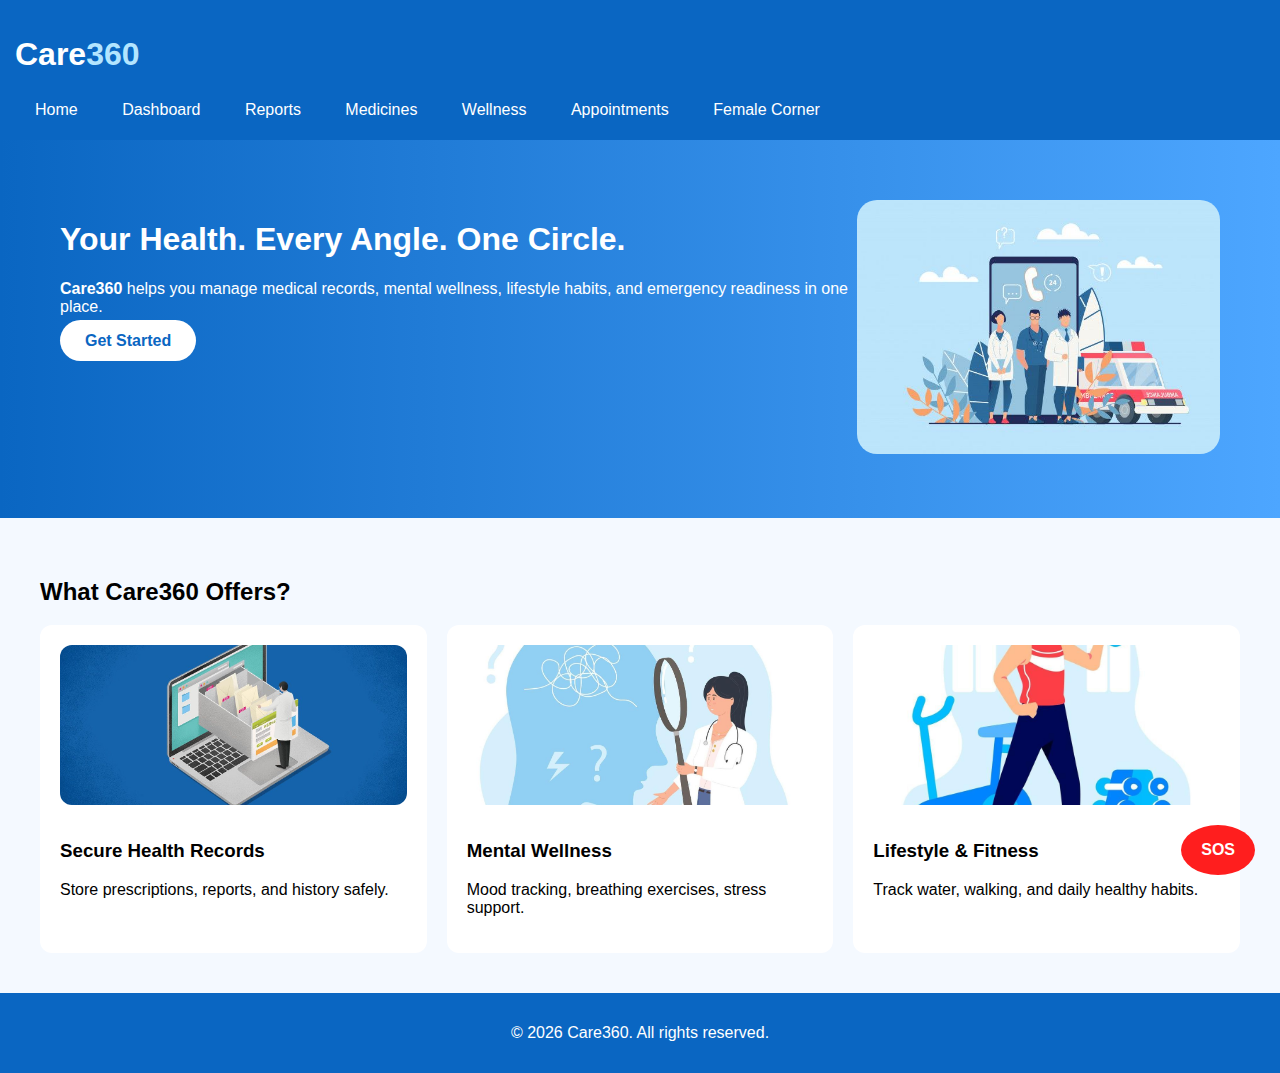
<file: index.html>
<!DOCTYPE html>
<html lang="en">
<head>
  <meta charset="UTF-8">
  <title>Care360</title>
  <link rel="stylesheet" href="css/style.css">
</head>
<!-- EMERGENCY SOS BUTTON -->
<div class="sos-btn" onclick="openSOS()">SOS</div>

<!-- SOS MODAL -->
<div id="sosModal" class="sos-modal">
  <div class="sos-content">
    <h2>🚨 Emergency SOS</h2>
    <p>Choose an action immediately</p>

    <a href="tel:112" class="sos-action call">📞 Call Emergency (112)</a>

    <button class="sos-action location" onclick="shareLocation()">
      📍 Share Location
    </button>

    <button class="sos-action guide" onclick="showGuide()">
      🩺 Emergency Guide
    </button>

    <button class="sos-cancel" onclick="closeSOS()">Cancel</button>
  </div>
</div>

<body>

<header class="navbar">
  <h1 class="logo">Care<span>360</span></h1>
  <nav>
    <a href="index.html">Home</a>
    <a href="dashboard.html">Dashboard</a>
    <a href="reports.html">Reports</a> 
    <a href="medicine.html">Medicines</a>
    <a href="wellness.html">Wellness</a>
    <a href="appointments.html">Appointments</a>
    <a href="female-corner.html">Female Corner</a>


  </nav>
</header>

<section class="hero">
  <div class="hero-text">
    <h1>Your Health. Every Angle. One Circle.</h1>
    <p>
      <b>Care360</b>  helps you manage medical records, mental wellness,
      lifestyle habits, and emergency readiness in one place.
    </p>
    <a href="dashboard.html" class="btn">Get Started</a>
  </div>

  <div class="hero-image">
    <img src="images/hero-doctor.jpg" alt="Healthcare">
  </div>
</section>

<section class="features">
  <h2>What Care360 Offers?</h2>

  <div class="feature-grid">
    <div class="card">
      <img src="images/records.jpg">
      <h3>Secure Health Records</h3>
      <p>Store prescriptions, reports, and history safely.</p>
    </div>

    <div class="card">
      <img src="images/mental-health.jpg">
      <h3>Mental Wellness</h3>
      <p>Mood tracking, breathing exercises, stress support.</p>
    </div>

    <div class="card">
      <img src="images/fitness.jpg">
      <h3>Lifestyle & Fitness</h3>
      <p>Track water, walking, and daily healthy habits.</p>
    </div>
  </div>
</section>

<footer>
  <p>© 2026 Care360. All rights reserved.</p>
</footer>

</body>
</html>
</file>
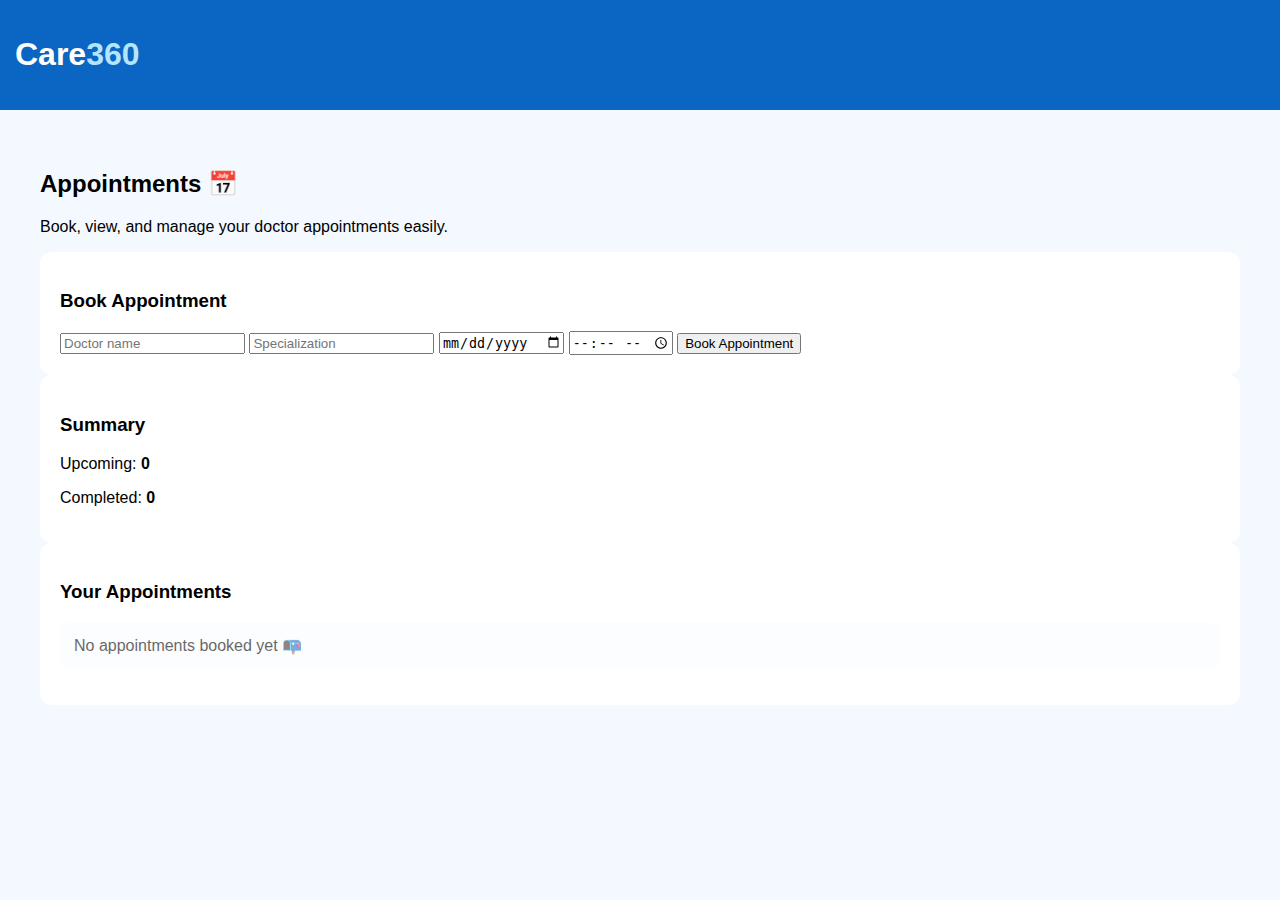
<file: appointments.html>
<!DOCTYPE html>
<html lang="en">
<head>
  <meta charset="UTF-8">
  <title>Appointments | Care360</title>
  <link rel="stylesheet" href="css/style.css">
</head>
<body>

<header class="navbar">
  <h1 class="logo">Care<span>360</span></h1>
</header>

<section class="features">

  <h2>Appointments 📅</h2>
  <p>Book, view, and manage your doctor appointments easily.</p>

  <!-- BOOK APPOINTMENT -->
  <div class="card">
    <h3>Book Appointment</h3>

    <input id="doctorName" type="text" placeholder="Doctor name">
    <input id="doctorType" type="text" placeholder="Specialization">
    <input id="appointmentDate" type="date">
    <input id="appointmentTime" type="time">

    <button onclick="addAppointment()">Book Appointment</button>
  </div>

  <!-- SUMMARY -->
  <div class="card">
    <h3>Summary</h3>
    <p>Upcoming: <b id="upcomingCount">0</b></p>
    <p>Completed: <b id="completedCount">0</b></p>
  </div>

  <!-- APPOINTMENT LIST -->
  <div class="card">
    <h3>Your Appointments</h3>

    <ul id="appointmentList" class="appointment-list">
      <li class="empty">No appointments booked yet 📭</li>
    </ul>
  </div>

</section>

<script src="js/app.js"></script>
</body>
</html>
</file>
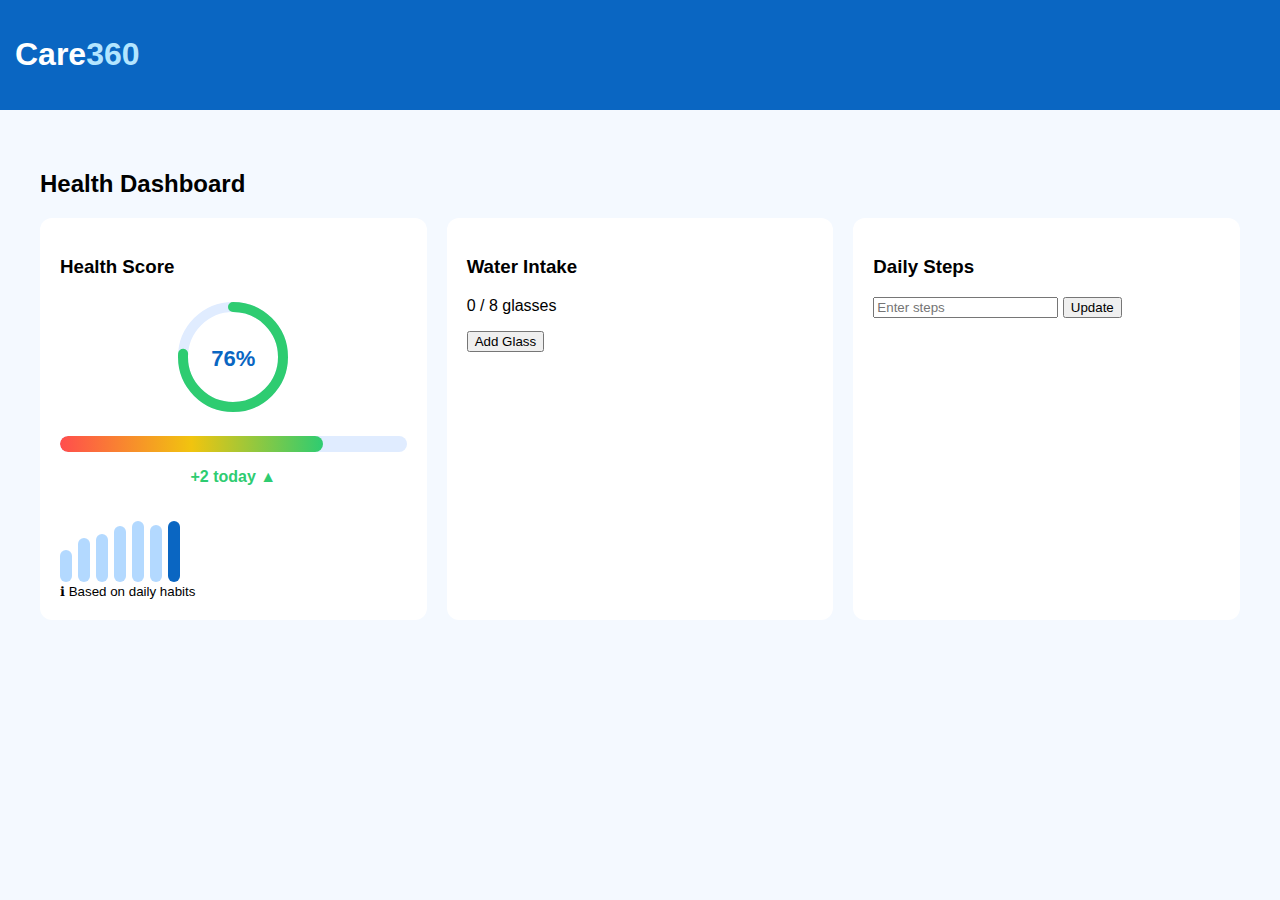
<file: dashboard.html>
<!DOCTYPE html>
<html>
<head>
  <title>Dashboard | Care360</title>
  <link rel="stylesheet" href="css/style.css">
</head>
<body>

<header class="navbar">
  <h1 class="logo">Care<span>360</span></h1>
</header>

<section class="features">
  <h2>Health Dashboard</h2>

  <div class="feature-grid">
     <div class="card slide-in">
  <h3>Health Score</h3>

  <!-- Circular Ring -->
  <div class="score-ring">
    <svg width="120" height="120">
      <circle cx="60" cy="60" r="50" class="ring-bg"/>
      <circle cx="60" cy="60" r="50" class="ring-fill"
              stroke-dasharray="314"
              stroke-dashoffset="314"
              id="ringFill"/>
    </svg>
    <div class="score-center">
      <span id="scoreValue">0</span>%
    </div>
  </div>

  <!-- Bar -->
  <div class="health-score-bar">
    <div class="health-score-fill" id="healthScoreFill"></div>
  </div>

  <p class="score-change">+2 today ▲</p>

  <!-- Weekly Chart -->
  <div class="weekly-chart">
    <div class="day" style="height:40%"></div>
    <div class="day" style="height:55%"></div>
    <div class="day" style="height:60%"></div>
    <div class="day" style="height:70%"></div>
    <div class="day" style="height:76%"></div>
    <div class="day" style="height:72%"></div>
    <div class="day active" style="height:76%"></div>
  </div>

  <small title="Calculated from activity, water, wellness & habits">
    ℹ Based on daily habits
  </small>
    </div>

    <div class="card">
      <h3>Water Intake</h3>
      <p id="water">0 / 8 glasses</p>
      <button onclick="addWater()">Add Glass</button>
    </div>

    <div class="card">
      <h3>Daily Steps</h3>
      <input id="stepsInput" type="number" placeholder="Enter steps">
      <button onclick="saveSteps()">Update</button>
      <p id="stepsResult"></p>
    </div>
  </div>
</section>

<script src="js/app.js"></script>
</body>
</html>
</file>
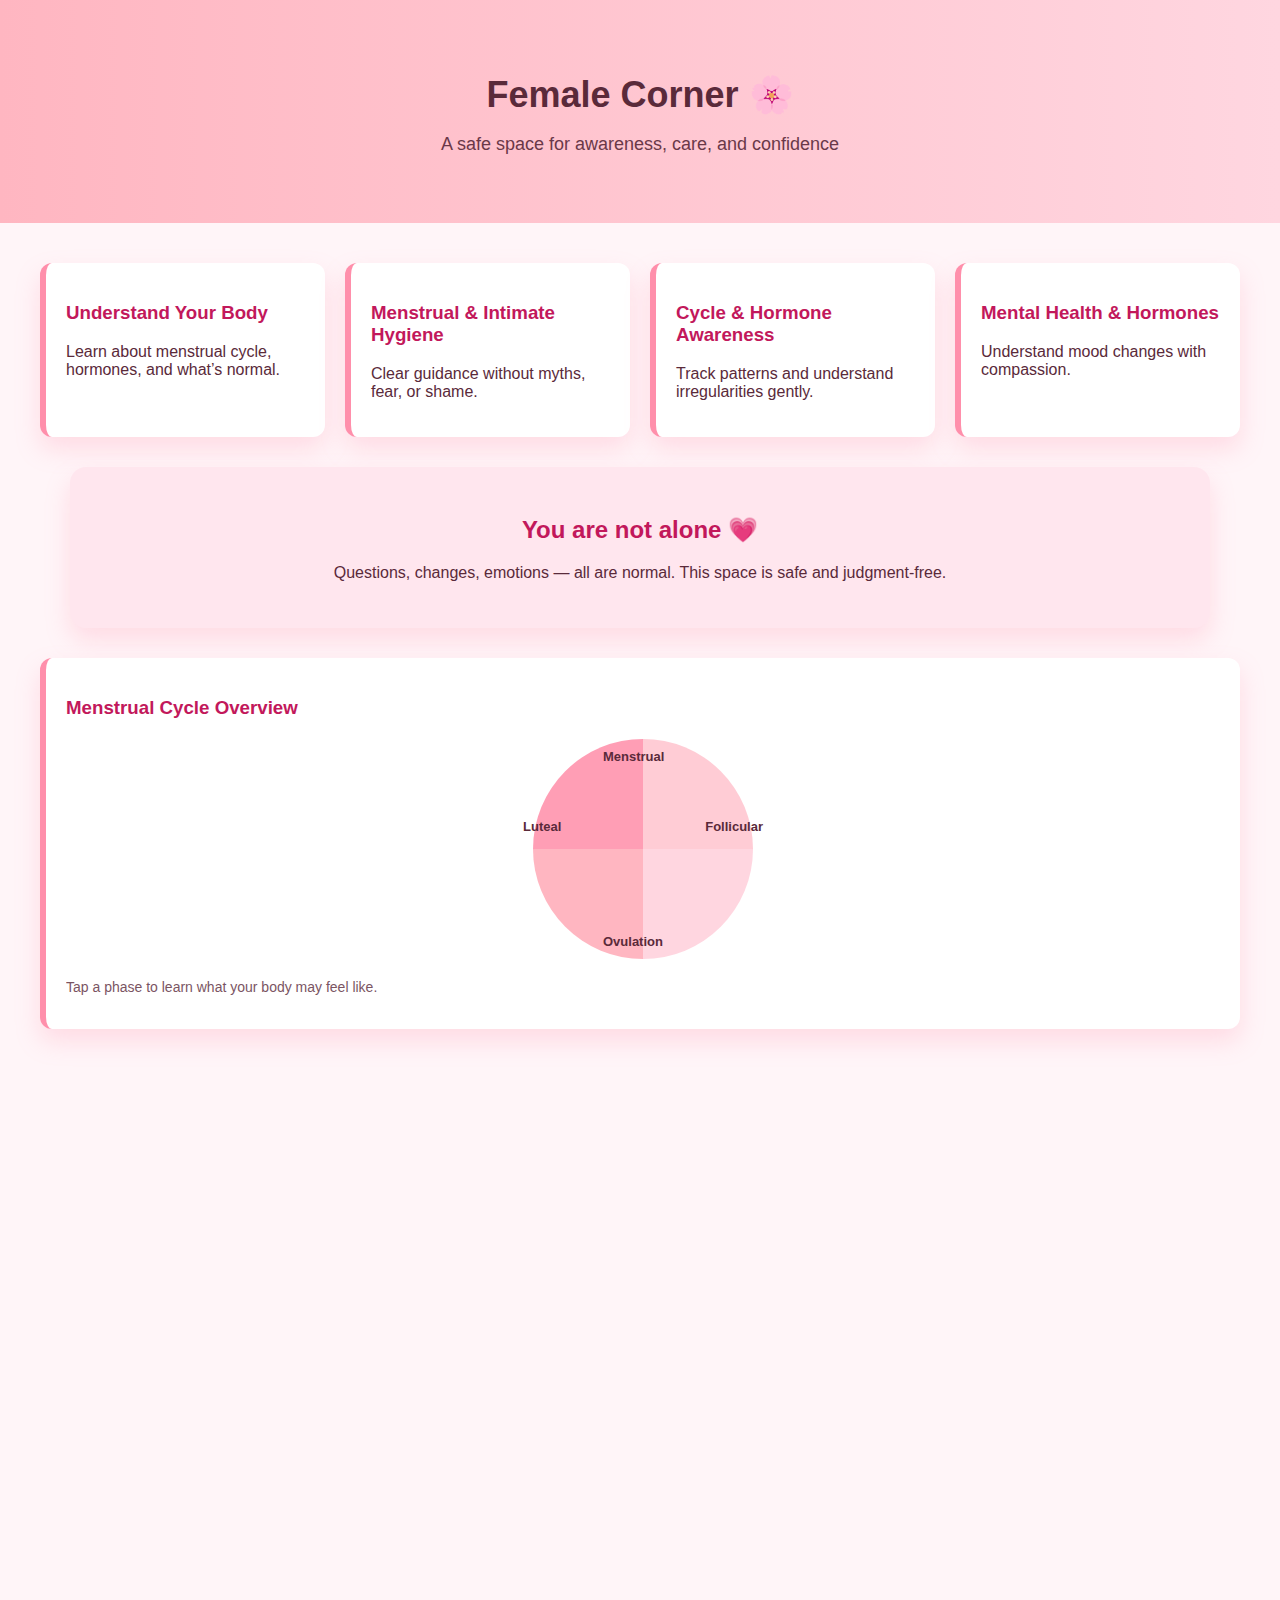
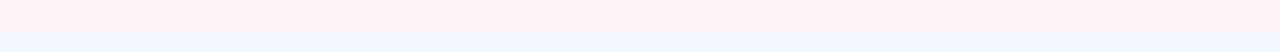
<file: female-corner.html>
<!DOCTYPE html>
<html lang="en">
<head>
  <meta charset="UTF-8">
  <title>Female Corner | Care360</title>
  <link rel="stylesheet" href="css/style.css">
</head>
<body>

<div class="female-corner">

  <!-- Header -->
  <header class="fc-header">
    <h1>Female Corner 🌸</h1>
    <p>A safe space for awareness, care, and confidence</p>
  </header>

  <!-- Sections -->
  <section class="features">
    <div class="feature-grid">

      <div class="card slide-in">
        <h3>Understand Your Body</h3>
        <p>Learn about menstrual cycle, hormones, and what’s normal.</p>
      </div>

      <div class="card slide-in">
        <h3>Menstrual & Intimate Hygiene</h3>
        <p>Clear guidance without myths, fear, or shame.</p>
      </div>

      <div class="card slide-in">
        <h3>Cycle & Hormone Awareness</h3>
        <p>Track patterns and understand irregularities gently.</p>
      </div>

      <div class="card slide-in">
        <h3>Mental Health & Hormones</h3>
        <p>Understand mood changes with compassion.</p>
      </div>

    </div>
    <div class="fc-reassurance slide-in">
  <h2>You are not alone 💗</h2>
  <p>Questions, changes, emotions — all are normal. This space is safe and judgment-free.</p>
</div>
<div class="card slide-in">
  <h3>Menstrual Cycle Overview</h3>

  <div class="cycle-wheel">
    <div class="phase menstrual">Menstrual</div>
    <div class="phase follicular">Follicular</div>
    <div class="phase ovulation">Ovulation</div>
    <div class="phase luteal">Luteal</div>
  </div>

  <p class="fc-note">Tap a phase to learn what your body may feel like.</p>
</div>
<div class="card slide-in">
  <h3>Hormone Timeline (Month View)</h3>

  <div class="hormone-timeline">
    <div class="hormone estrogen">Estrogen ↑</div>
    <div class="hormone progesterone">Progesterone ↑</div>
    <div class="hormone low">Low Hormone Phase</div>
  </div>

  <p class="fc-note">Hormones influence energy, mood, and focus.</p>
</div>
<div class="card slide-in">
  <h3>Today’s Care Tip 🌷</h3>
  <p id="femaleTip"></p>
</div>
<div class="card slide-in">
  <h3>Ask Freely (Anonymous)</h3>
  <textarea id="anonQuestion" placeholder="Ask anything. No names. No judgment."></textarea>
  <button onclick="submitAnonymousQuestion()">Submit</button>
  <p id="anonStatus"></p>
</div>

  </section>

</div>

<script src="js/app.js"></script>
</body>
</html>
</file>
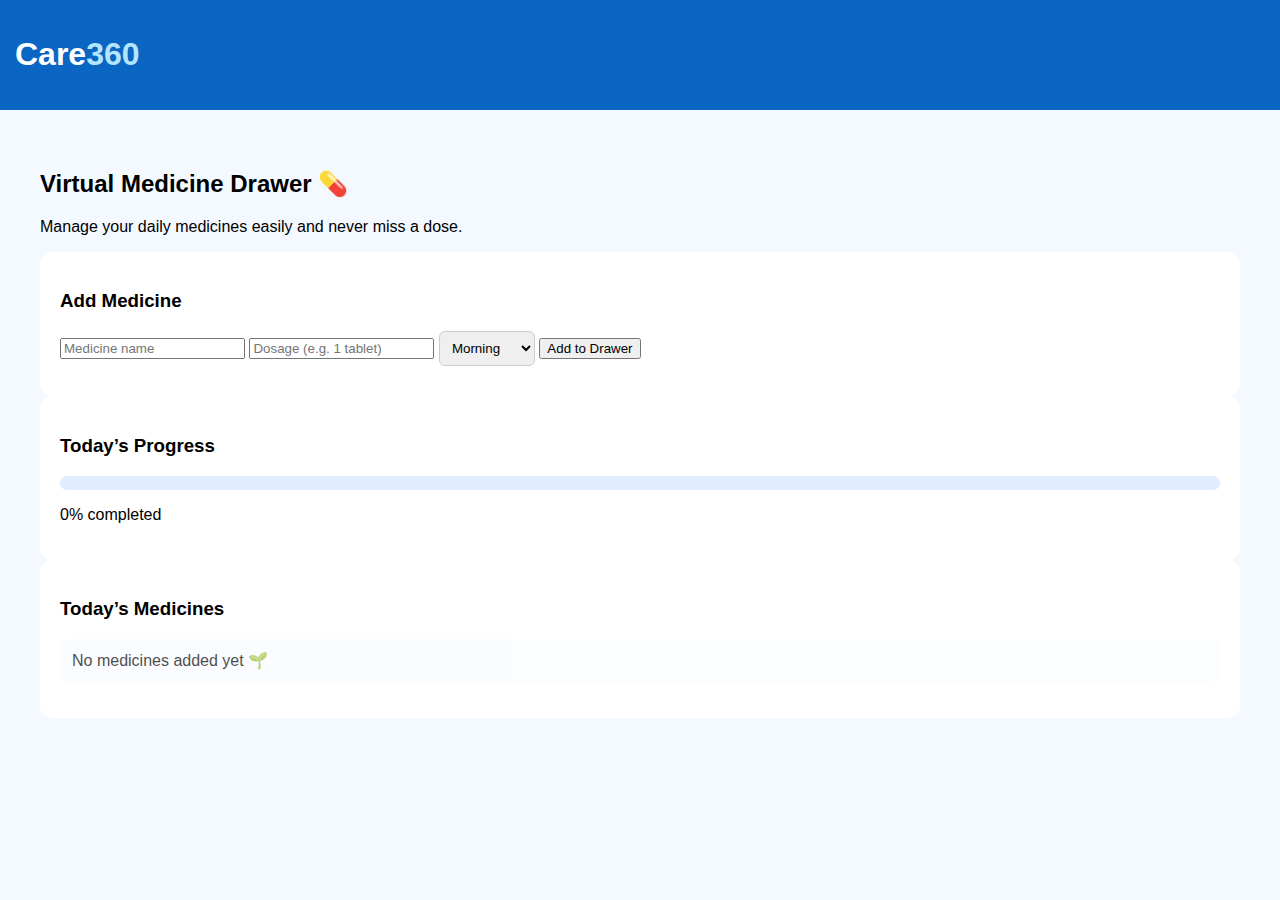
<file: medicine.html>
<!DOCTYPE html>
<html>
<head>
  <title>Medicines | Care360</title>
  <link rel="stylesheet" href="css/style.css">
</head>
<body>

<header class="navbar">
  <h1 class="logo">Care<span>360</span></h1>
</header>

<section class="features">
  <h2>Virtual Medicine Drawer 💊</h2>
  <p>Manage your daily medicines easily and never miss a dose.</p>

  <!-- Add Medicine -->
  <div class="card slide-in">
    <h3>Add Medicine</h3>

    <input id="medName" placeholder="Medicine name">
    <input id="medDose" placeholder="Dosage (e.g. 1 tablet)">
    <select id="medTime">
      <option>Morning</option>
      <option>Afternoon</option>
      <option>Night</option>
    </select>

    <button onclick="addMedicine()">Add to Drawer</button>
  </div>

  <!-- Progress -->
  <div class="card slide-in">
    <h3>Today’s Progress</h3>
    <div class="med-progress-bar">
      <div class="med-progress-fill" id="medProgressFill"></div>
    </div>
    <p id="medProgressText">0% completed</p>
  </div>

  <!-- Medicine List -->
  <div class="card slide-in">
    <h3>Today’s Medicines</h3>
    <ul id="medicineList" class="medicine-list">
      <li class="empty">No medicines added yet 🌱</li>
    </ul>
  </div>
</section>

<script src="js/app.js"></script>
</body>
</html>
</file>
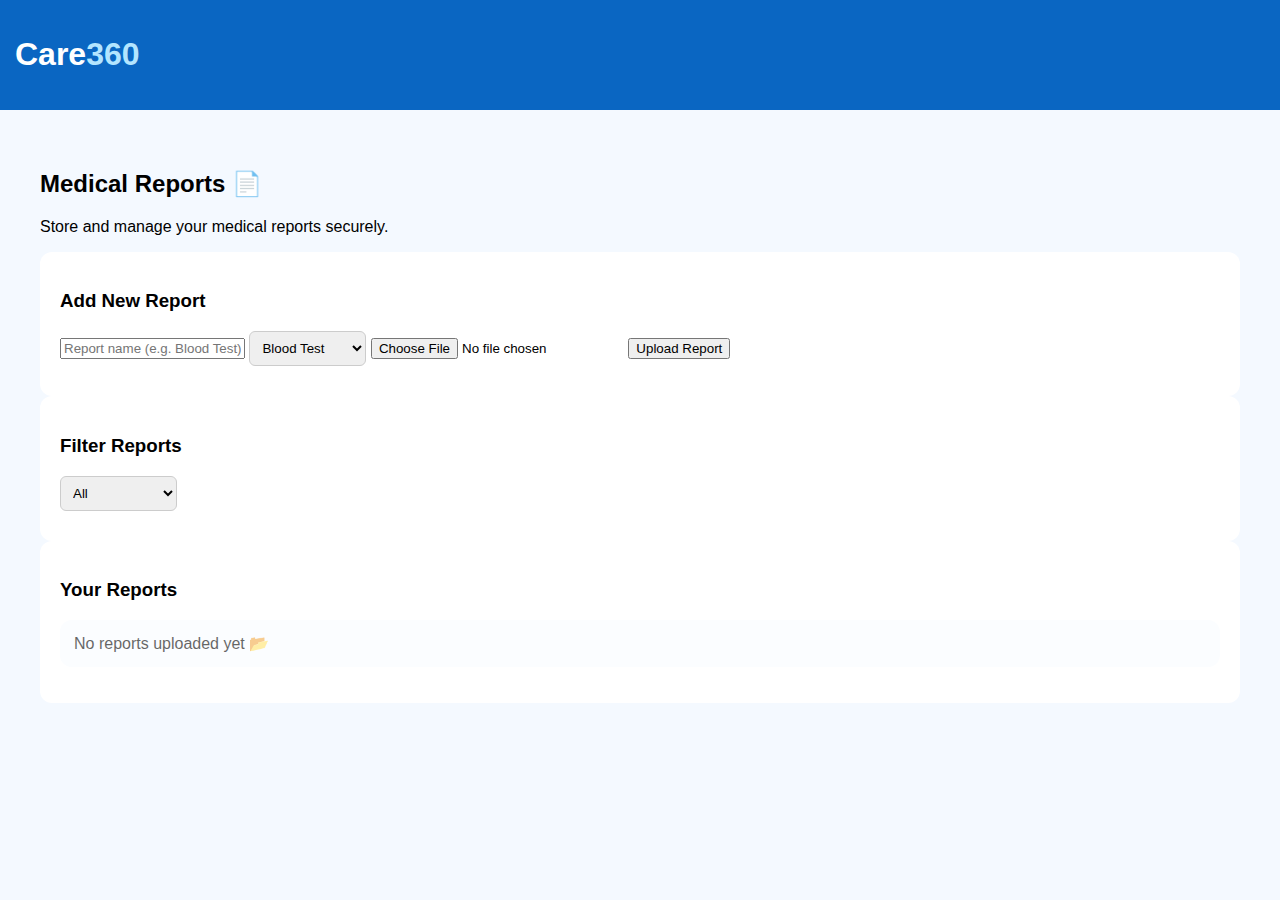
<file: reports.html>
<!DOCTYPE html>
<html lang="en">
<head>
  <meta charset="UTF-8">
  <title>Reports | Care360</title>
  <link rel="stylesheet" href="css/style.css">
</head>
<body>

<header class="navbar">
  <h1 class="logo">Care<span>360</span></h1>
</header>

<section class="features">

  <h2>Medical Reports 📄</h2>
  <p>Store and manage your medical reports securely.</p>

  <!-- ADD REPORT -->
  <div class="card slide-in">
    <h3>Add New Report</h3>

    <input id="reportName" type="text" placeholder="Report name (e.g. Blood Test)">
    
    <select id="reportType">
      <option value="Blood Test">Blood Test</option>
      <option value="Prescription">Prescription</option>
      <option value="Scan">Scan / X-Ray</option>
      <option value="Other">Other</option>
    </select>

    <input id="reportFile" type="file">

    <button onclick="addReport()">Upload Report</button>
  </div>

  <!-- FILTER -->
  <div class="card slide-in">
    <h3>Filter Reports</h3>
    <select id="filterType" onchange="filterReports()">
      <option value="All">All</option>
      <option value="Blood Test">Blood Test</option>
      <option value="Prescription">Prescription</option>
      <option value="Scan">Scan / X-Ray</option>
      <option value="Other">Other</option>
    </select>
  </div>

  <!-- REPORT LIST -->
  <div class="card slide-in">
    <h3>Your Reports</h3>

    <ul id="reportList" class="report-list">
      <li class="empty">No reports uploaded yet 📂</li>
    </ul>
  </div>

</section>

<script src="js/app.js"></script>
</body>
</html>
</file>
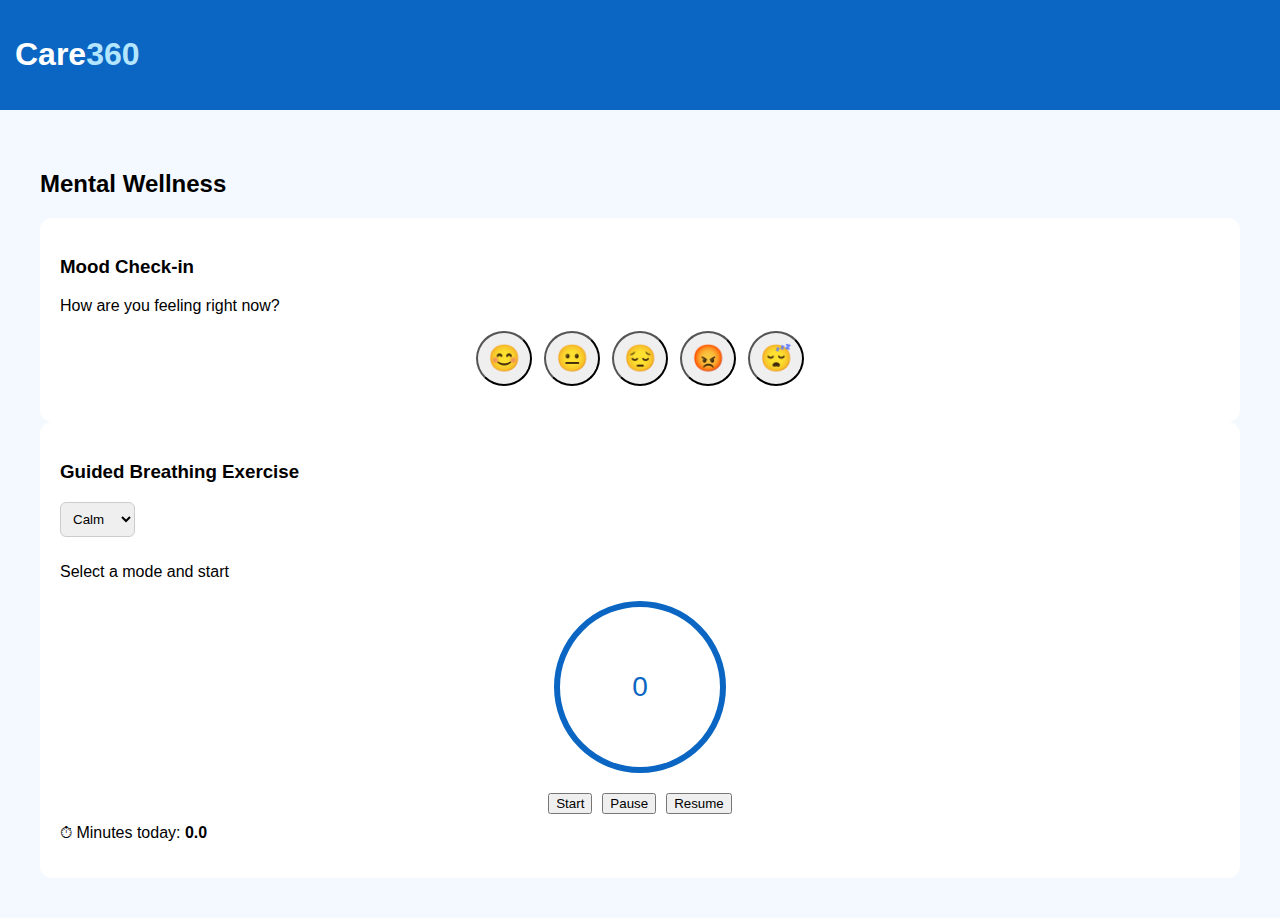
<file: wellness.html>
<!DOCTYPE html>
<html>
<head>
  <title>Wellness | Care360</title>
  <link rel="stylesheet" href="css/style.css">
</head>
<body>

<header class="navbar">
  <h1 class="logo">Care<span>360</span></h1>
</header>

<section class="features">
  <h2>Mental Wellness</h2>

 <!-- Mood Monitoring -->
<div class="card slide-in">
  <h3>Mood Check-in</h3>
  <p>How are you feeling right now?</p>

  <div class="mood-buttons">
    <button onclick="setMood('happy')">😊</button>
    <button onclick="setMood('neutral')">😐</button>
    <button onclick="setMood('low')">😔</button>
    <button onclick="setMood('stressed')">😡</button>
    <button onclick="setMood('tired')">😴</button>
  </div>

  <p id="moodStatus" style="font-weight:bold;margin-top:10px;"></p>

  <ul id="moodTips"></ul>
</div>

<div class="card slide-in">
  <h3>Guided Breathing Exercise</h3>

  <select id="breathMode">
    <option value="calm">Calm</option>
    <option value="focus">Focus</option>
    <option value="sleep">Sleep</option>
  </select>

  <p id="breathText">Select a mode and start</p>

  <div class="breath-circle">
    <span id="breathTimer">0</span>
  </div>

  <div style="display:flex;gap:10px;justify-content:center;">
    <button onclick="startBreathing()">Start</button>
    <button onclick="pauseBreathing()">Pause</button>
    <button onclick="resumeBreathing()">Resume</button>
  </div>

  <p style="margin-top:10px;">
    ⏱ Minutes today: <b id="breathMinutes">0</b>
  </p>
</div>


</section>

<script src="js/app.js"></script>
</body>
</html>
</file>
<file: css/style.css>
body {
  margin: 0;
  font-family: Arial, sans-serif;
  background: #f4f9ff;
}

.navbar {
  background: #0a66c2;
  color: white;
  padding: 15px;
}

.logo span {
  color: #b3e5ff;
}

.hero {
  display: flex;
  padding: 60px;
  background: linear-gradient(to right, #0a66c2, #4da6ff);
  color: white;
}

.hero-image img {
  width: 400px;
  border-radius: 20px;
}

.btn {
  background: white;
  color: #0a66c2;
  padding: 12px 25px;
  border-radius: 25px;
  text-decoration: none;
  font-weight: bold;
}

.features {
  padding: 40px;
}

.feature-grid {
  display: grid;
  grid-template-columns: repeat(auto-fit, minmax(220px, 1fr));
  gap: 20px;
}

.card {
  background: white;
  padding: 20px;
  border-radius: 12px;
}

footer {
  background: #0a66c2;
  color: white;
  text-align: center;
  padding: 15px;
}
/* ===== HOVER INTERACTIONS ===== */

nav a,
.btn,
button,
.card {
  transition: all 0.3s ease;
}

/* Navbar links */
nav a:hover {
  transform: translateY(-3px) scale(1.05);
  background: rgba(255,255,255,0.15);
  padding: 6px 10px;
  border-radius: 6px;
}

/* Buttons */
button:hover,
.btn:hover {
  transform: scale(1.08);
  box-shadow: 0 10px 20px rgba(10,102,194,0.3);
}

/* Cards pop */
.card:hover {
  transform: translateY(-8px) scale(1.02);
  box-shadow: 0 15px 30px rgba(0,0,0,0.15);
}
/* ===== SCROLL ANIMATIONS ===== */

.slide-in {
  opacity: 0;
  transform: translateY(60px);
  transition: all 0.8s ease-out;
}

.slide-in.active {
  opacity: 1;
  transform: translateY(0);
}
/* ===== IMAGE SIZE FIXES ===== */

/* Hero section image */
.hero-image img {
  max-width: 380px;     /* controls size */
  width: 100%;
  height: auto;
  border-radius: 20px;
}
@media (max-width: 768px) {
  .hero {
    flex-direction: column;
    text-align: center;
  }

  .hero-image img {
    max-width: 280px;
    margin-top: 20px;
  }
}
/* Feature card images */
.card img {
  width: 100%;
  height: 160px;        /* FIXED HEIGHT */
  object-fit: cover;   /* crop nicely, no stretch */
  border-radius: 12px;
  margin-bottom: 12px;
}
/* Prevent image overflow on hover */
.card {
  overflow: hidden;
}
/* ===== NAVIGATION LINK FIX ===== */

nav a {
  color: white;              /* remove blue */
  text-decoration: none;     /* remove underline */
  font-weight: 500;
  margin: 0 10px;
  padding: 6px 10px;
  border-radius: 6px;
  display: inline-block;
}

/* Hover effect (already interactive) */
nav a:hover {
  background: rgba(255, 255, 255, 0.15);
  transform: translateY(-3px) scale(1.05);
}
a {
  text-decoration: none;
  color: #0a66c2;
}

a:hover {
  text-decoration: underline;
}
/* ===== BREATHING EXERCISE ===== */

.breath-circle {
  width: 160px;
  height: 160px;
  border-radius: 50%;
  border: 6px solid #0a66c2;
  margin: 20px auto;
  display: flex;
  align-items: center;
  justify-content: center;
  font-size: 28px;
  color: #0a66c2;
  transition: transform 4s linear;
}

/* Grow = inhale */
.breath-circle.inhale {
  transform: scale(1.2);
}

/* Stay = hold */
.breath-circle.hold {
  transform: scale(1.2);
}

/* Shrink = exhale */
.breath-circle.exhale {
  transform: scale(0.8);
}
/* ===== ADVANCED BREATHING MODULE ===== */

.breath-circle {
  width: 160px;
  height: 160px;
  border-radius: 50%;
  border: 6px solid #0a66c2;
  margin: 20px auto;
  display: flex;
  align-items: center;
  justify-content: center;
  font-size: 28px;
  color: #0a66c2;
  transition: transform 1s linear;
}

.breath-circle.inhale { transform: scale(1.2); }
.breath-circle.hold   { transform: scale(1.2); }
.breath-circle.exhale { transform: scale(0.8); }

select {
  padding: 8px;
  border-radius: 6px;
  border: 1px solid #ccc;
  margin-bottom: 10px;
}
/* ===== MOOD MONITORING ===== */

.mood-buttons {
  display: flex;
  justify-content: center;
  gap: 12px;
  margin: 15px 0;
}

.mood-buttons button {
  font-size: 26px;
  padding: 10px;
  border-radius: 50%;
}

#moodTips {
  text-align: left;
  margin-top: 15px;
  padding-left: 20px;
}

#moodTips li {
  margin-bottom: 8px;
}
/* ===== HEALTH SCORE VISUAL ===== */

.health-score-container {
  margin-top: 15px;
}

.health-score-bar {
  width: 100%;
  height: 18px;
  background: #e0ecff;
  border-radius: 20px;
  overflow: hidden;
}

.health-score-fill {
  height: 100%;
  width: 0%;
  background: linear-gradient(
    to right,
    #ff4d4d,
    #ffa64d,
    #4da6ff,
    #2ecc71
  );
  border-radius: 20px;
  transition: width 1.5s ease-in-out;
}

.health-score-text {
  margin-top: 10px;
  font-size: 22px;
  font-weight: bold;
  color: #0a66c2;
  text-align: center;
}
/* ===== HEALTH SCORE ADVANCED ===== */

.score-ring {
  position: relative;
  width: 120px;
  margin: auto;
}

.score-ring svg {
  transform: rotate(-90deg);
}

.ring-bg {
  fill: none;
  stroke: #e0ecff;
  stroke-width: 10;
}

.ring-fill {
  fill: none;
  stroke-width: 10;
  stroke-linecap: round;
  stroke: #2ecc71;
  transition: stroke-dashoffset 1.5s ease, stroke 1s ease;
}

.score-center {
  position: absolute;
  top: 50%;
  left: 50%;
  transform: translate(-50%, -50%);
  font-size: 22px;
  font-weight: bold;
  color: #0a66c2;
}

/* Bar */
.health-score-bar {
  height: 16px;
  background: #e0ecff;
  border-radius: 20px;
  margin-top: 15px;
  overflow: hidden;
}

.health-score-fill {
  height: 100%;
  width: 0;
  background: linear-gradient(to right, #ff4d4d, #f1c40f, #2ecc71);
  transition: width 1.5s ease;
}

.score-change {
  color: #2ecc71;
  font-weight: bold;
  text-align: center;
}

/* Weekly chart */
.weekly-chart {
  display: flex;
  gap: 6px;
  height: 80px;
  align-items: flex-end;
  margin-top: 15px;
}

.weekly-chart .day {
  width: 12px;
  background: #b3d9ff;
  border-radius: 6px;
  transition: transform 0.3s;
}

.weekly-chart .day.active {
  background: #0a66c2;
}

.weekly-chart .day:hover {
  transform: scaleY(1.1);
}
.water-bar {
  height: 14px;
  background: #e0ecff;
  border-radius: 20px;
  margin: 10px 0;
}

.water-fill {
  height: 100%;
  width: 0;
  background: #4da6ff;
  border-radius: 20px;
  transition: width 0.5s ease;
}
/* =================================
   FEMALE CORNER – PINK & WHITE THEME
================================= */

.female-corner {
  background: #fff5f8;
  color: #5a2a3a;
}

/* Header */
.fc-header {
  text-align: center;
  padding: 50px 20px;
  background: linear-gradient(to right, #ffb6c1, #ffd6e0);
  color: #5a2a3a;
}

.fc-header h1 {
  font-size: 36px;
  margin-bottom: 10px;
}

.fc-header p {
  font-size: 18px;
  opacity: 0.9;
}

/* Cards */
.female-corner .card {
  background: #ffffff;
  border-left: 6px solid #ff8fab;
  box-shadow: 0 8px 20px rgba(255, 143, 171, 0.2);
}

.female-corner .card h3 {
  color: #c2185b;
}

/* Buttons */
.female-corner button,
.female-corner .btn {
  background: #ff8fab;
  color: white;
}

.female-corner button:hover,
.female-corner .btn:hover {
  background: #f06292;
}

/* Links */
.female-corner a {
  color: #c2185b;
}

/* Mood buttons */
.female-corner .mood-buttons button {
  background: #ffe4ec;
  border: 1px solid #ffb6c1;
}

.female-corner .mood-buttons button:hover {
  background: #ffb6c1;
}

/* Breathing circle override */
.female-corner .breath-circle {
  border-color: #ff8fab;
  color: #c2185b;
}

/* Scroll animation color harmony */
.female-corner .slide-in.active {
  box-shadow: 0 12px 25px rgba(255, 143, 171, 0.25);
}
/* ===== FEMALE CORNER ADD-ONS ===== */

.fc-reassurance {
  text-align: center;
  padding: 30px;
  background: #ffe6ee;
  border-radius: 16px;
  margin: 30px;
}

.fc-reassurance h2 {
  color: #c2185b;
}

.fc-note {
  font-size: 14px;
  opacity: 0.8;
  margin-top: 10px;
}

/* Cycle Wheel */
.cycle-wheel {
  width: 220px;
  height: 220px;
  border-radius: 50%;
  margin: 20px auto;
  position: relative;
  background: conic-gradient(
    #ffccd5 0deg 90deg,
    #ffd6e0 90deg 180deg,
    #ffb6c1 180deg 270deg,
    #ff9eb5 270deg 360deg
  );
}

.phase {
  position: absolute;
  font-size: 13px;
  font-weight: bold;
  color: #5a2a3a;
}

.menstrual { top: 10px; left: 70px; }
.follicular { top: 80px; right: -10px; }
.ovulation { bottom: 10px; left: 70px; }
.luteal { top: 80px; left: -10px; }

/* Hormone Timeline */
.hormone-timeline {
  display: flex;
  gap: 10px;
  margin-top: 15px;
}

.hormone {
  flex: 1;
  padding: 15px;
  border-radius: 12px;
  text-align: center;
  font-weight: bold;
}

.estrogen { background: #ffd6e0; }
.progesterone { background: #ffb6c1; }
.low { background: #ffeef3; }

/* Anonymous box */
textarea {
  width: 100%;
  min-height: 80px;
  padding: 10px;
  border-radius: 10px;
  border: 1px solid #ffb6c1;
}
/* ===== MEDICINE DRAWER UPGRADE ===== */

.medicine-list {
  list-style: none;
  padding: 0;
}

.medicine-list li {
  background: #f9fcff;
  padding: 12px;
  margin-bottom: 10px;
  border-radius: 10px;
  display: flex;
  justify-content: space-between;
  align-items: center;
  transition: all 0.3s ease;
}

.medicine-list li:hover {
  transform: translateX(5px);
  box-shadow: 0 8px 15px rgba(0,0,0,0.1);
}

.medicine-info {
  text-align: left;
}

.medicine-actions button {
  margin-left: 5px;
  padding: 6px 10px;
  font-size: 12px;
}

.taken {
  background: #e6f9f0;
  border-left: 5px solid #2ecc71;
}

.missed {
  background: #fff0f0;
  border-left: 5px solid #ff4d4d;
}

/* Progress bar */
.med-progress-bar {
  width: 100%;
  height: 14px;
  background: #e0ecff;
  border-radius: 20px;
  overflow: hidden;
}

.med-progress-fill {
  height: 100%;
  width: 0%;
  background: linear-gradient(to right, #4da6ff, #2ecc71);
  transition: width 0.5s ease;
}

/* Empty state */
.medicine-list .empty {
  text-align: center;
  opacity: 0.7;
}
/* ===== APPOINTMENTS SECTION ===== */

.appointment-list {
  list-style: none;
  padding: 0;
  margin-top: 10px;
}

.appointment-list li {
  background: #f9fcff;
  padding: 14px;
  margin-bottom: 12px;
  border-radius: 12px;
  display: flex;
  justify-content: space-between;
  align-items: center;
  transition: 0.3s;
}

.appointment-list li:hover {
  transform: translateY(-4px);
  box-shadow: 0 10px 20px rgba(0,0,0,0.12);
}

.appointment-info {
  text-align: left;
}

.appointment-actions button {
  margin-left: 6px;
  padding: 6px 10px;
  font-size: 12px;
}

/* STATUS COLORS */
.upcoming {
  border-left: 6px solid #4da6ff;
}

.completed {
  border-left: 6px solid #2ecc71;
  background: #e9fbf2;
}

.cancelled {
  border-left: 6px solid #ff4d4d;
  background: #fff0f0;
}

.empty {
  text-align: center;
  opacity: 0.6;
}
/* ===== EMERGENCY SOS ===== */

.sos-btn {
  position: fixed;
  bottom: 25px;
  right: 25px;
  background: #ff1e1e;
  color: white;
  font-weight: bold;
  padding: 16px 20px;
  border-radius: 50%;
  cursor: pointer;
  box-shadow: 0 0 0 rgba(255,30,30,0.7);
  animation: pulse 1.5s infinite;
  z-index: 1000;
}

/* Pulse animation */
@keyframes pulse {
  0% { box-shadow: 0 0 0 0 rgba(255,30,30,0.6); }
  70% { box-shadow: 0 0 0 20px rgba(255,30,30,0); }
  100% { box-shadow: 0 0 0 0 rgba(255,30,30,0); }
}

/* Modal */
.sos-modal {
  position: fixed;
  top: 0;
  left: 0;
  width: 100%;
  height: 100%;
  background: rgba(0,0,0,0.6);
  display: none;
  align-items: center;
  justify-content: center;
  z-index: 2000;
}

.sos-content {
  background: white;
  padding: 25px;
  border-radius: 16px;
  text-align: center;
  width: 300px;
  animation: scaleIn 0.3s ease;
}

@keyframes scaleIn {
  from { transform: scale(0.7); opacity: 0; }
  to { transform: scale(1); opacity: 1; }
}

.sos-action {
  display: block;
  margin: 12px 0;
  padding: 12px;
  border-radius: 10px;
  text-decoration: none;
  font-weight: bold;
  border: none;
  cursor: pointer;
}

.sos-action.call {
  background: #ff4d4d;
  color: white;
}

.sos-action.location {
  background: #4da6ff;
  color: white;
}

.sos-action.guide {
  background: #2ecc71;
  color: white;
}

.sos-cancel {
  margin-top: 10px;
  background: #ddd;
  padding: 10px;
  border-radius: 8px;
  border: none;
  cursor: pointer;
}
/* ===== REPORTS SECTION ===== */

.report-list {
  list-style: none;
  padding: 0;
  margin-top: 10px;
}

.report-list li {
  background: #f9fcff;
  padding: 14px;
  margin-bottom: 12px;
  border-radius: 12px;
  display: flex;
  justify-content: space-between;
  align-items: center;
  transition: 0.3s;
}

.report-list li:hover {
  transform: translateY(-4px);
  box-shadow: 0 10px 18px rgba(0,0,0,0.12);
}

.report-info {
  text-align: left;
}

.report-info small {
  opacity: 0.8;
}

.report-actions button {
  margin-left: 6px;
  padding: 6px 10px;
  font-size: 12px;
}

.report-type {
  font-size: 12px;
  padding: 4px 8px;
  border-radius: 6px;
  background: #e0ecff;
  color: #0a66c2;
}

.report-list .empty {
  text-align: center;
  opacity: 0.6;
}
</file>
